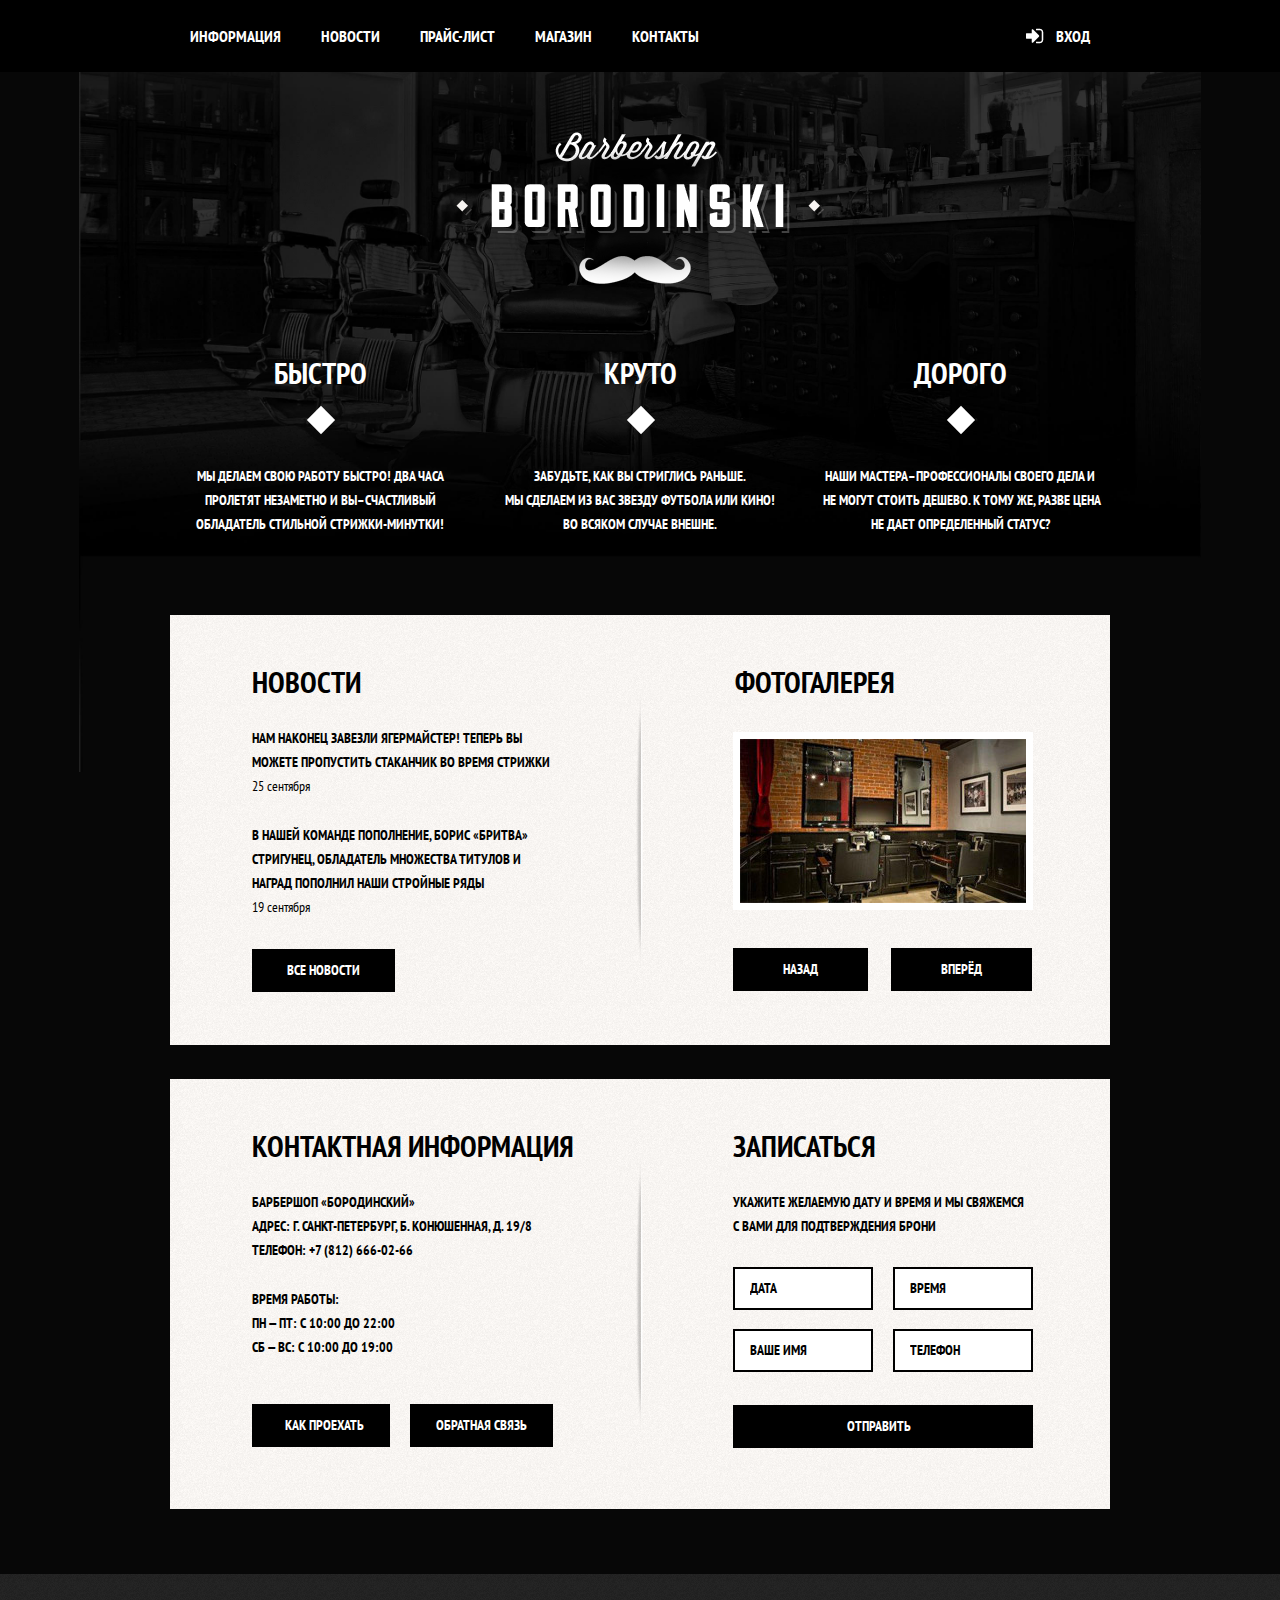
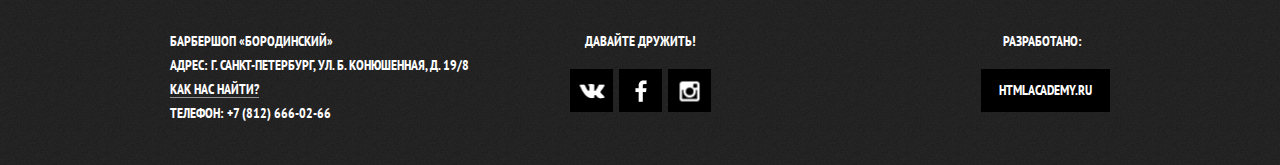
<file: index.html>
<!DOCTYPE html>
<html lang="ru">
    <head>
		<meta http-equiv="X-UA-Compatible" content="IE=edge">
		<meta charset="utf-8">
		<title>Барбершоп «Бородинский»</title>
		<link href="css/normalize.css" type="text/css" rel="stylesheet">
		<link rel="stylesheet" href="https://fonts.googleapis.com/css?family=PT+Sans+Narrow:400,700&amp;subset=latin,cyrillic">
		<link href="css/style.css" rel="stylesheet">
	</head>
	<body>
		<header class="main-header">
			<div class="container clearfix">
				<nav class="main-nav">
					<ul class="main-nav-list">
						<li>
						  <a href="#">Информация</a>
						</li>
						<li>
						  <a href="#">Новости</a>
						</li>
						<li>
						  <a href="barbershop-price.html">Прайс-лист</a>
						</li>
						<li>
						  <a href="barbershop-shop.html">Магазин</a>
						</li>
						<li>
						  <a href="#">Контакты</a>
						</li>
					</ul>
				</nav>
				<div class="user-block">
					<a class="login" href="/login">Вход</a>
				</div>
		    </div>
		</header>
		<main class="main-content">
			<div class="container">
				<div class="index-logo">
					<img src="img/index-logo.png" width="368" height="204" alt="Барбершоп «Бородинский»">
				</div>
				<section class="features clearfix">
					<div class="features-item">
						<div class="features-name">Быстро</div>
						<p>Мы делаем свою работу быстро! Два часа пролетят незаметно и вы&ndash;счастливый обладатель стильной стрижки-минутки!</p>
					</div>
					<div class="features-item">
						<div class="features-name">Круто</div>
						<p>Забудьте, как вы стриглись раньше.<br> Мы сделаем из вас звезду футбола или кино! Во всяком случае внешне.</p>
					</div>
					<div class="features-item">
						<div class="features-name">Дорого</div>
						<p>Наши мастера&ndash;профессионалы своего дела&nbsp;и<br> не могут стоить дешево. К тому же, разве цена не дает определенный статус?</p>
					</div>
				</section>
				<div class="index-content clearfix">
					<div class="index-content-left">
						<h2 class="b-title-h2">Новости</h2>
						<ul class="news-preview">
							<li>
								<p>Нам наконец завезли Ягермайстер! Теперь вы<br>можете пропустить стаканчик во время стрижки</p>
								<time datetime="2016-01-11">25 сентября</time>
							</li>
							<li>
							  <p>В нашей команде пополнение, Борис «Бритва» Стригунец, обладатель множества титулов и<br>наград пополнил наши стройные ряды</p>
							  <time datetime="2016-01-18">19 сентября</time>
							</li>
						</ul>
						<a class="button all-news-btn" href="#">Все новости</a>
					</div>
					<div class="index-content-right">
						<h2 class="b-title-h2 title-photogallery">Фотогалерея</h2>
						<div class="gallery">
							<figure class="gallery-content">
								<img src="img/photo-1.jpg" width="286" height="164" alt="">
							</figure>
							<button class="button gallery-prev">Назад</button>
							<button class="button gallery-next">Вперёд</button>
						</div>
					</div>
				</div>
				<div class="index-content clearfix index-content-second">
					<div class="index-content-left">
						<h2 class="b-title-h2 index-content-title">Контактная информация</h2>
						<p class="index-content-address-phone">
							Барбершоп «Бородинский»<br>
							Адрес: г. Санкт-Петербург, Б. Конюшенная, д. 19/8<br>
							Телефон: +7 (812) 666-02-66
						</p>
						<p class="index-content-working-hours">
							Время работы:<br>
							пн — пт: с 10:00 до 22:00<br>
							сб — вс: с 10:00 до 19:00
						</p>
						<a class="button btn-driveway" href="#">Как проехать</a>
						<a class="button btn-feedback" href="#">Обратная связь</a>
					</div>
					<div class="index-content-right">
						<h2 class="b-title-h2 index-content-title">Записаться</h2>
						<p class="select-date-time-text">Укажите желаемую дату и время и мы свяжемся с вами для подтверждения брони</p>
						<form class="appointment-form" action="https://echo.htmlacademy.ru" method="post">
							<input type="text" name="date" value="" placeholder="Дата">
							<input type="text" name="time" value="" placeholder="Время">
							<input type="text" name="name" value="" placeholder="Ваше имя">
							<input type="tel" name="phone" value="" placeholder="Телефон">
							<button class="button btn-send" type="submit">Отправить</button>
						</form>
					</div>
				</div>
			</div>	
		</main>
		<footer class="main-footer">
			<div class="container clearfix">
				<div class="footer-contacts">
					Барбершоп «Бородинский»<br>
					Адрес: г. Санкт-Петербург, ул. Б. Конюшенная, д. 19/8<br>
					<a class="link-how-to-find-us" href="#">Как нас найти?</a><br>
					Телефон: +7 (812) 666-02-66
				</div>
				<div class="footer-social">
					<p>Давайте дружить!</p>
					<a class="social-btn social-btn-vk" href="#">Вконтакте</a>
					<a class="social-btn social-btn-fb" href="#">Фейсбук</a>
					<a class="social-btn social-btn-inst" href="#">Инстаграм</a>
				</div>
				<div class="footer-copyright">
					<p>Разработано:</p>
					<a class="button btn-html-academy" href="https://htmlacademy.ru">HTMLAcademy.ru</a>
				</div>
			</div>
		</footer>
		<div class="modal-login">
			<button class="modal-login-close" type="button">Закрыть</button>
			<h2 class="modal-login-h2">Личный кабинет</h2>
			<p>Введите пожалуйста свой логин и пароль.</p>
			<form class="modal-login-form" action="https://echo.htmlacademy.ru" method="post"> 
				<input class="input-user" type="text" name="login" placeholder="Логин">
				<input class="input-password" type="password"  name="password" placeholder="Пароль">
				<label class="login-checkbox">
					<input type="checkbox" name="remember">
					<span class="checkbox-indicator"></span>
					Запомните меня
				</label>
				<a class="restore" href="#">Я забыл пароль!</a>
				<button class="button modal-login-btn" type="submit">Войти</button>
			</form>
		</div>
		<div class="content-map">
				<button class="content-map-close">Закрыть</button>
				<div id="yandex-map"></div>
				<iframe src="https://www.google.com/maps/embed?pb=!1m18!1m12!1m3!1d1998.6037999040354!2d30.322010416394033!3d59.938716271971415!2m3!1f0!2f0!3f0!3m2!1i1024!2i768!4f13.1!3m3!1m2!1s0x4696310fca5ba729%3A0xea9c53d4493c879f!2sBolshaya+Konyushennaya+ul.%2C+19%2C+Sankt-Peterburg%2C+Russia%2C+191186!5e0!3m2!1sen!2s!4v1441888483426" width="766" height="561" allowfullscreen></iframe>
		</div>
	<script src="js/script.js"></script>	
	</body>
</html>
</file>
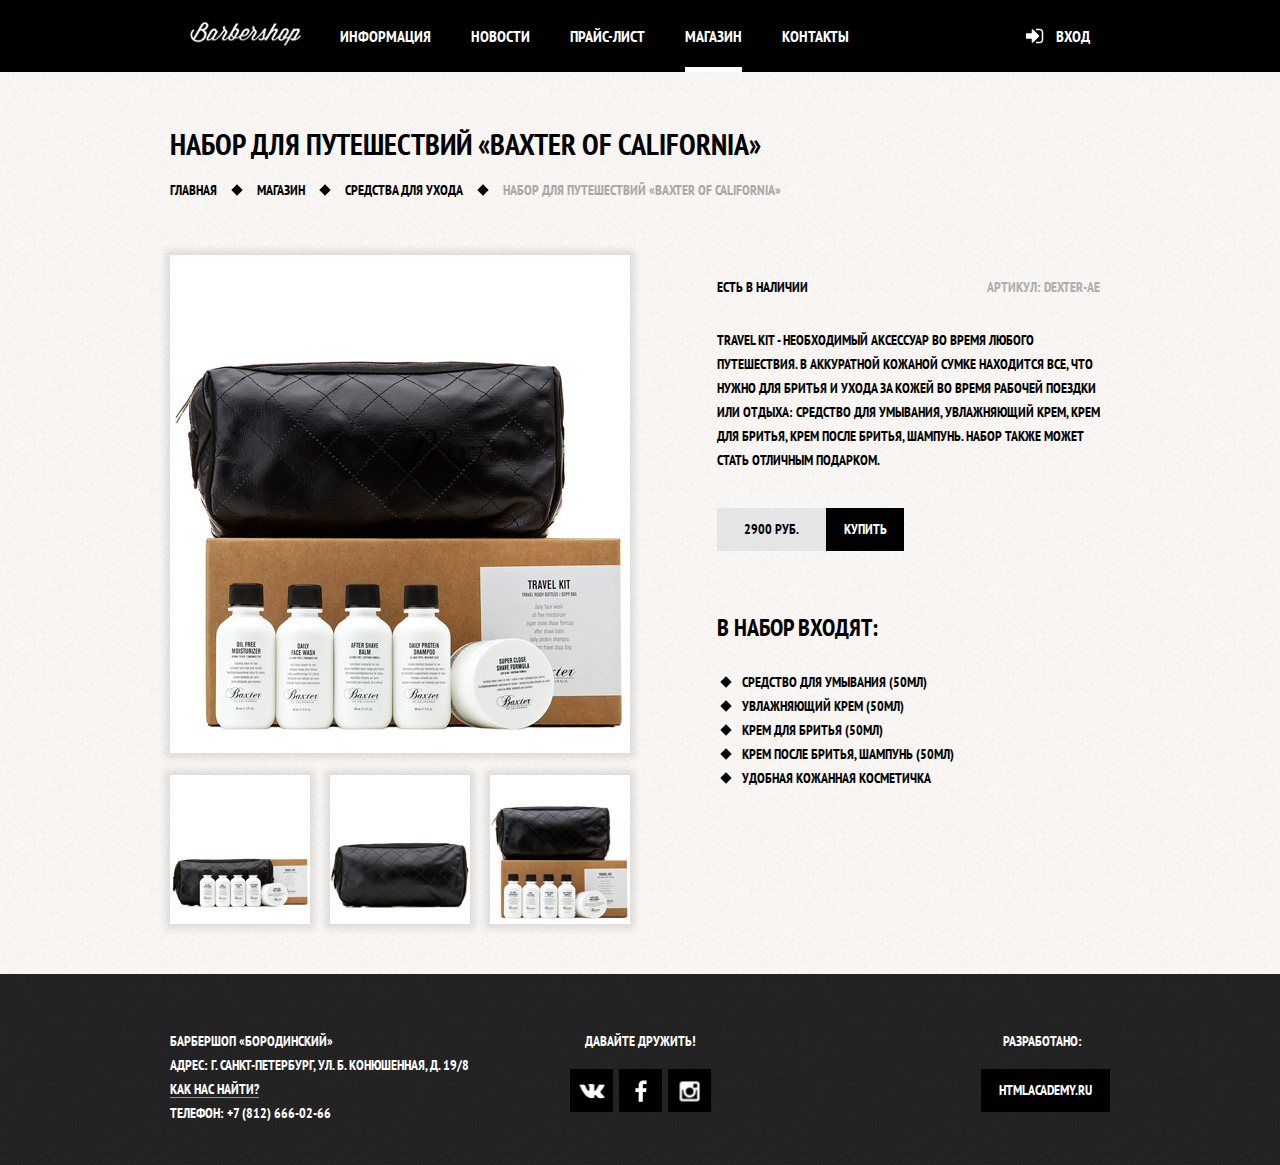
<file: barbershop-item.html>
<!DOCTYPE html>
<html lang="ru">
	<head>
		<meta http-equiv="X-UA-Compatible" content="IE=edge">
		<meta charset="utf-8">
		<title>Барбершоп «Бородинский»</title>
		<link href="css/normalize.css" type="text/css" rel="stylesheet">
		<link rel="stylesheet" href="https://fonts.googleapis.com/css?family=PT+Sans+Narrow:400,700&amp;subset=latin,cyrillic">
		<link href="css/style.css" rel="stylesheet">
	</head>
	<body class="inner-page">
		<header class="main-header">
			<div class="container clearfix">
				<nav class="main-nav">
					<ul class="main-nav-list">
						<li>
							<a class="header-logo" href="index.html">
								<img src="img/logo_nav.png" alt="barbershop">
							</a>
						</li>
						<li>
							<a href="#">Информация</a>
						</li>
						<li>
							<a href="#">Новости</a>
						</li>
						<li>
							<a href="barbershop-price.html">Прайс-лист</a>
						</li>
						<li>
							<span class="current">Магазин</span>
						</li>
						<li>
							<a href="#">Контакты</a>
						</li>
					</ul>
				</nav>
				<div class="user-block">
					<a class="login" href="/login">Вход</a>
				</div>
			</div>
		</header>
		<main class="main-content">
			<div class="container">
				<h1 class="b-title-h1">Набор для путешествий «BAXTER OF CALIFORNIA»</h1>
				<ul class="breadcrumbs-list breadcrumbs">
					<li class="breadcrumbs-list-link">
						<a href="index.html">Главная</a>
					</li>
					<li class="breadcrumbs-list-link">
						<a href="barbershop-shop.html">Магазин</a>
					</li>
					<li class="breadcrumbs-list-link">
						<a href="#">Средства для ухода</a>
					</li>
					<li class="breadcrumbs-list-link"> 
						<a href="#">Набор для путешествий «BAXTER OF CALIFORNIA»</a>
					</li>
				</ul>	
				<div class="product clearfix">
					<div class="product-gallery">
						<div class="item-gallery-picture">
							<img src="img/item_set_travelling-BOC.jpg" width="460" height="498" alt="набор для путешествий «Baxter of California»">
						</div>
						<a href="#" class="item-gallery-preview" target="_blank">
							<img src="img/item_set_travelling-BOC_small-1.jpg" width="140" height="149" alt="набор для путешествий «Baxter of California»">
						</a>
						<a href="#" class="item-gallery-preview" target="_blank">
							<img src="img/item_set_travelling-BOC_small-2.jpg" width="140" height="149" alt="набор для путешествий «Baxter of California»">
						</a>
						<a href="#" class="item-gallery-preview" target="_blank">
							<img src="img/item_set_travelling-BOC_small-3.jpg" width="140" height="149" alt="набор для путешествий «Baxter of California»">
						</a>
					</div>
					<div class="product-description">
						<div class="existence">
							<span class="caption-existence">Есть в наличии</span>
							<span class="caption-vendor-code">Артикул: dexter-ae</span>
						</div>	
						<p>
							Travel kit - необходимый аксессуар во время любого
							путешествия. В аккуратной кожаной сумке находится все, что
							нужно для бритья и ухода за кожей во время рабочей поездки
							или отдыха: средство для умывания, увлажняющий крем, крем
							для бритья, крем после бритья, шампунь. Набор также может
							стать отличным подарком.
						</p>
						<div class="product-price-and-buy">
								<span class="price">2900 РУБ.</span>
								<a class="button" href="#">Купить</a>
						</div>
						<h3 class="b-title-h3">В набор входят:</h3>
						<ul class="set-of-product">
							<li>
								Средство для умывания (50мл)
							</li>
							<li>
								Увлажняющий крем (50мл)
							</li>
							<li>
								Крем для бритья (50мл)
							</li>
							<li>
								Крем после бритья, шампунь (50мл)
							</li>
							<li>
								Удобная кожанная косметичка
							</li>
						</ul>
					</div>	
				</div>
			</div>	
		</main>
		<footer class="main-footer">
			<div class="container clearfix">
				<div class="footer-contacts">
					Барбершоп «Бородинский»<br>
					Адрес: г. Санкт-Петербург, ул. Б. Конюшенная, д. 19/8<br>
					<a class="link-how-to-find-us" href="#">Как нас найти?</a><br>
					Телефон: +7 (812) 666-02-66
				</div>
				<div class="footer-social">
					<p>Давайте дружить!</p>
					<a class="social-btn social-btn-vk" href="#">Вконтакте</a>
					<a class="social-btn social-btn-fb" href="#">Фейсбук</a>
					<a class="social-btn social-btn-inst" href="#">Инстаграм</a>
				</div>
				<div class="footer-copyright">
					<p>Разработано:</p>
					<a class="button btn-html-academy" href="https://htmlacademy.ru">HTMLAcademy.ru</a>
				</div>
			</div>
		</footer>
		<div class="modal-login">
			<button class="modal-login-close" type="button">Закрыть</button>
			<h2 class="modal-login-h2">Личный кабинет</h2>
			<p>Введите пожалуйста свой логин и пароль.</p>
			<form class="modal-login-form" action="https://echo.htmlacademy.ru" method="post"> 
				<input class="input-user" type="text" name="login" placeholder="Логин">
				<input class="input-password" type="password"  name="password" placeholder="Пароль">
				<label class="login-checkbox">
					<input type="checkbox" name="remember">
					<span class="checkbox-indicator"></span>
					Запомните меня
				</label>
				<a class="restore" href="#">Я забыл пароль!</a>
				<button class="button modal-login-btn" type="submit">Войти</button>
			</form>
		</div>
	<script src="js/script.js"></script>
	</body>
</html>
</file>
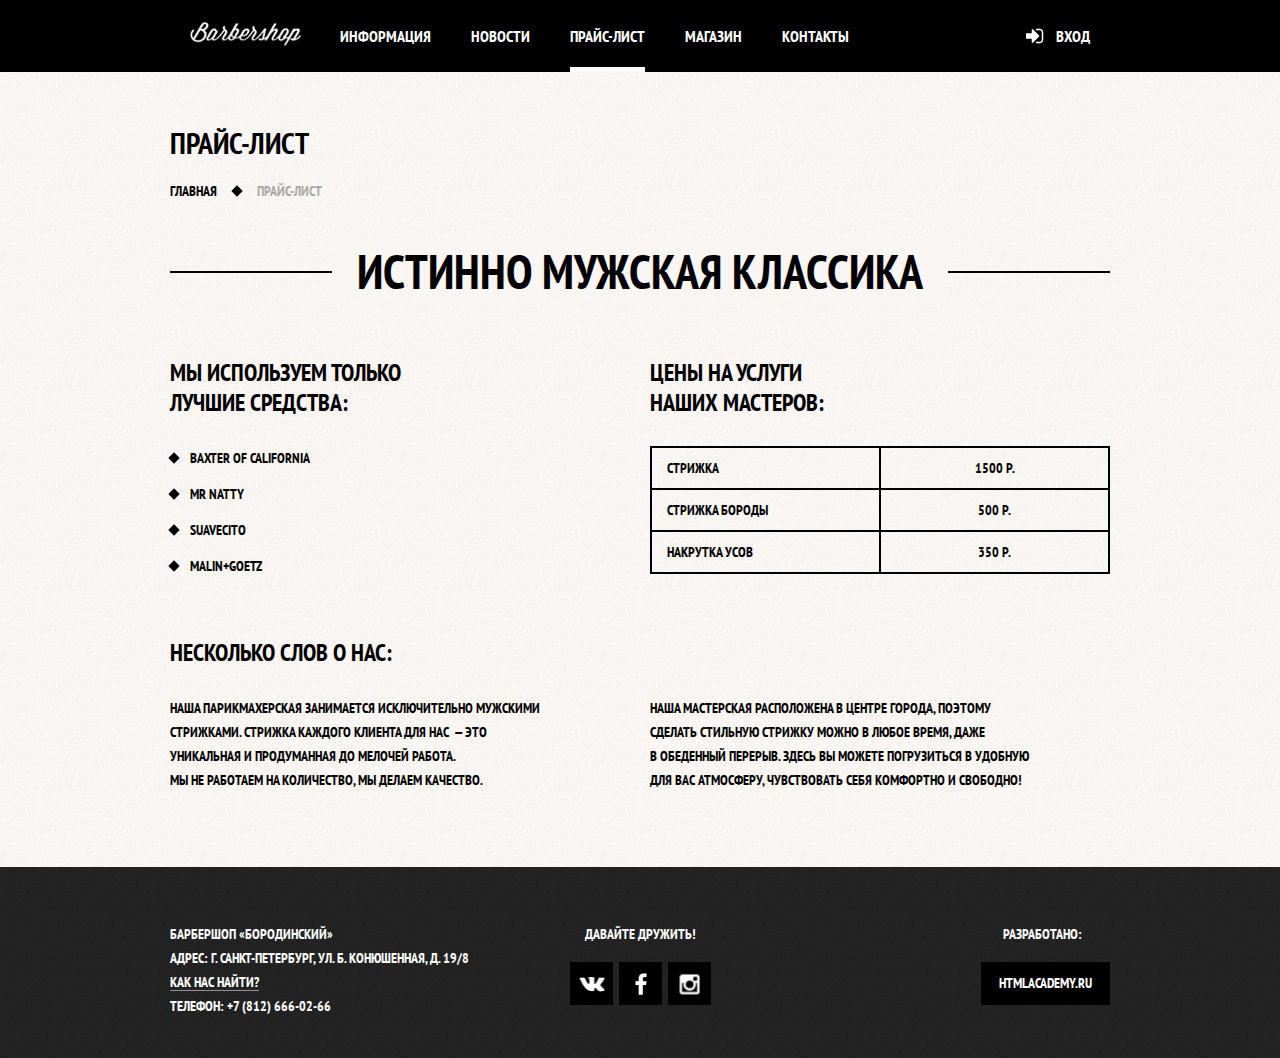
<file: barbershop-price.html>
<!DOCTYPE html>
<html lang="ru">
	<head>
		<meta http-equiv="X-UA-Compatible" content="IE=edge">
		<meta charset="utf-8">
		<title>Барбершоп «Бородинский»</title>
		<link href="css/normalize.css" type="text/css" rel="stylesheet">
		<link rel="stylesheet" href="https://fonts.googleapis.com/css?family=PT+Sans+Narrow:400,700&amp;subset=latin,cyrillic">
		<link href="css/style.css" rel="stylesheet">
	</head>
	<body class="inner-page">
		<header class="main-header">
			<div class="container clearfix">
				<nav class="main-nav">
					<ul class="main-nav-list">
						<li>
							<a class="header-logo" href="index.html">
								<img src="img/logo_nav.png" alt="barbershop">
							</a>
						</li>
						<li>
							<a href="#">Информация</a>
						</li>
						<li>
							<a href="#">Новости</a>
						</li>
						<li>
							<span class="current">Прайс-лист</span>
						</li>
						<li>
							<a href="barbershop-shop.html">Магазин</a>
						</li>
						<li>
							<a href="#">Контакты</a>
						</li>
					</ul>
				</nav>
				<div class="user-block">
					<a class="login" href="/login">Вход</a>
				</div>
			</div>
		</header>
		<main class="main-content">	
			<div class="container price-list-container">
				<h1 class="b-title-h1 price-list-h1">Прайс-лист</h1>
				<ul class="breadcrumbs-list breadcrumbs">
					<li class="breadcrumbs-list-link">
						<a href="index.html">Главная</a>
					</li>
					<li class="breadcrumbs-list-link">
						<a href="#">Прайс-лист</a>
					</li>
				</ul>	
				<div class="content-price-list">
					<div class="big-heading">
						<h2>Истинно мужская классика</h2>
					</div>
					<div class="inner-column clearfix">
						<div class="inner-column-left">
							<h2>Мы используем только<br>лучшие средства:</h2>
							<ul class="custom-list-1">
								<li>Baxter of California</li>
								<li>Mr Natty</li>
								<li>Suavecito</li>
								<li>Malin+Goetz</li>
							</ul>
						</div>	
						<div class="inner-column-right">
							<h2>Цены на услуги<br>наших мастеров:</h2>
							<table class="prices-table">
								<tr>
									<td>Стрижка</td>
									<td>1500 р.</td>
								</tr>
								<tr>
									<td>Стрижка бороды</td>
									<td>500 р.</td>
								</tr>
								<tr>
									<td>Накрутка усов</td>
									<td>350 р.</td>
								</tr>
							</table>
						</div>
					</div>	
					<div class="inner-column clearfix">
						<h2>Несколько слов о нас:</h2>
						<div class="inner-column-left">
							<p class="short-text">
								Наша парикмахерская занимается исключительно мужскими стрижками. Стрижка каждого клиента для нас
								 — это уникальная и продуманная до мелочей работа. Мы не работаем на количество, мы делаем качество.
							</p>
						</div>
						<div class="inner-column-right">
							<p class="short-text">
								Наша мастерская расположена в центре города, поэтому сделать стильную стрижку можно в любое время,
								даже в обеденный перерыв. Здесь вы можете погрузиться в удобную для вас атмосферу, чувствовать себя комфортно и свободно!
							</p>
						</div>
					</div>	
				</div>
			</div>	
		</main>
		<footer class="main-footer">
			<div class="container clearfix">
				<div class="footer-contacts">
					Барбершоп «Бородинский»<br>
					Адрес: г. Санкт-Петербург, ул. Б. Конюшенная, д. 19/8<br>
					<a class="link-how-to-find-us" href="#">Как нас найти?</a><br>
					Телефон: +7 (812) 666-02-66
				</div>
				<div class="footer-social">
					<p>Давайте дружить!</p>
					<a class="social-btn social-btn-vk" href="#">Вконтакте</a>
					<a class="social-btn social-btn-fb" href="#">Фейсбук</a>
					<a class="social-btn social-btn-inst" href="#">Инстаграм</a>
				</div>
				<div class="footer-copyright">
					<p>Разработано:</p>
					<a class="button btn-html-academy" href="https://htmlacademy.ru">HTMLAcademy.ru</a>
				</div>
			</div>
		</footer>
		<div class="modal-login">
			<button class="modal-login-close" type="button">Закрыть</button>
			<h2 class="modal-login-h2">Личный кабинет</h2>
			<p>Введите пожалуйста свой логин и пароль.</p>
			<form class="modal-login-form" action="https://echo.htmlacademy.ru" method="post"> 
				<input class="input-user" type="text" name="login" placeholder="Логин">
				<input class="input-password" type="password"  name="password" placeholder="Пароль">
				<label class="login-checkbox">
					<input type="checkbox" name="remember">
					<span class="checkbox-indicator"></span>
					Запомните меня
				</label>
				<a class="restore" href="#">Я забыл пароль!</a>
				<button class="button modal-login-btn" type="submit">Войти</button>
			</form>
		</div>
	<script src="js/script.js"></script>	
	</body>
</html>
</file>
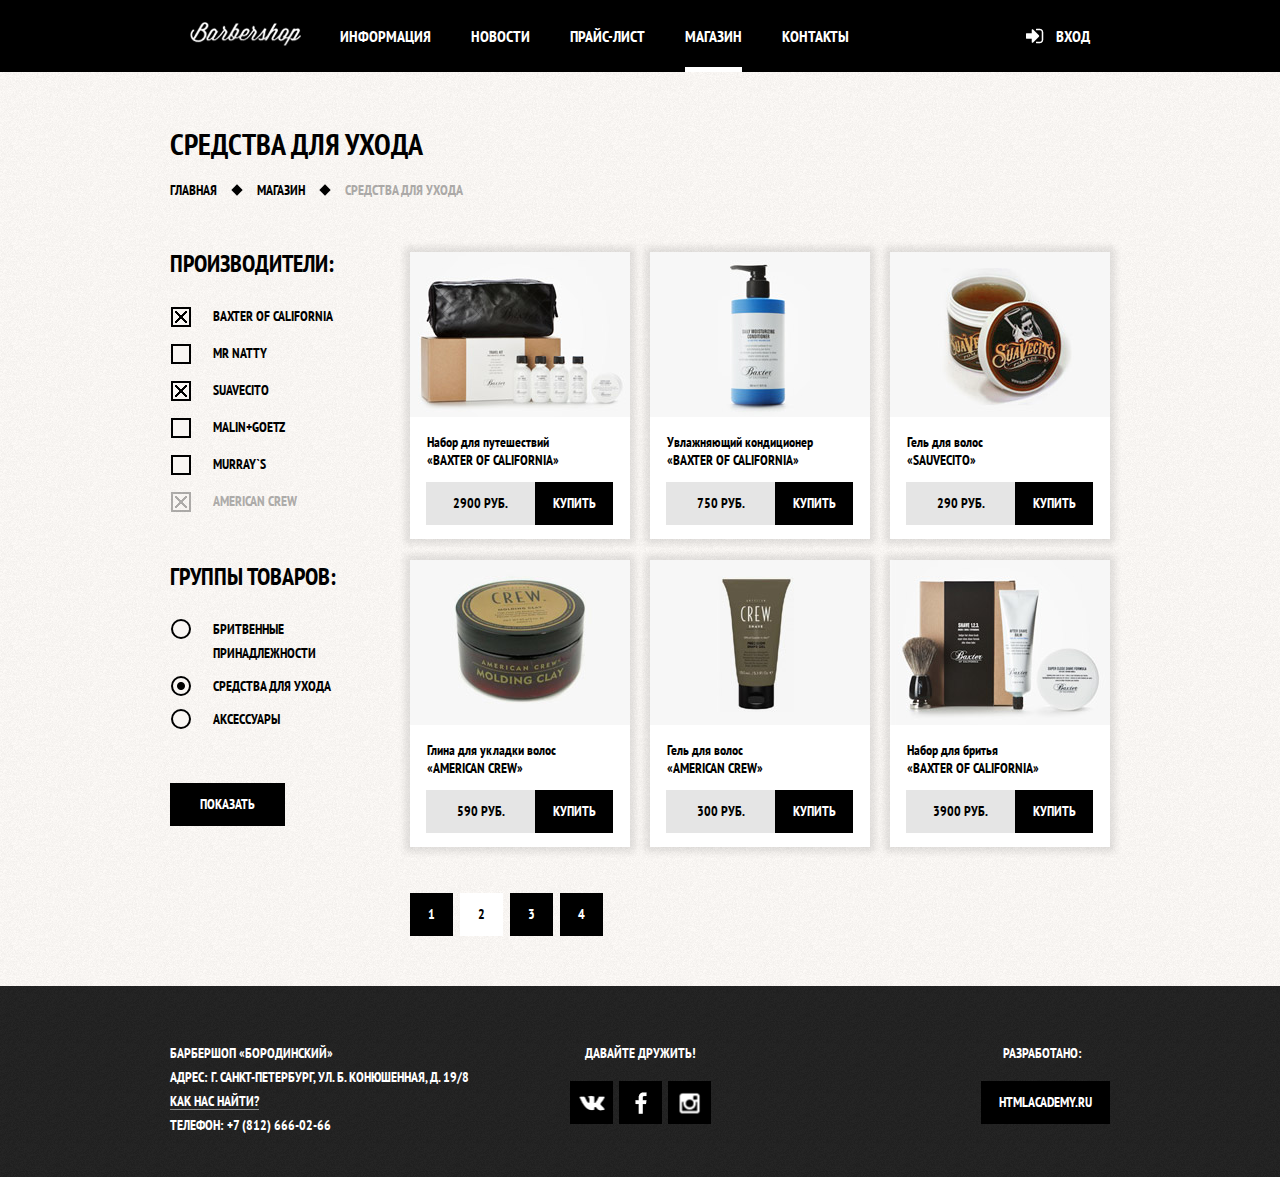
<file: barbershop-shop.html>
<!DOCTYPE html>
<html lang="ru">
    <head>
		<meta http-equiv="X-UA-Compatible" content="IE=edge">
		<meta charset="utf-8">
		<title>Барбершоп «Бородинский»</title>
		<link href="css/normalize.css" type="text/css" rel="stylesheet">
		<link rel="stylesheet" href="https://fonts.googleapis.com/css?family=PT+Sans+Narrow:400,700&amp;subset=latin,cyrillic">
		<link href="css/style.css" rel="stylesheet">
	</head>
	<body class="inner-page">
		<header class="main-header">
			<div class="container clearfix">
				<nav class="main-nav">
					<ul class="main-nav-list">
						<li>
							<a class="header-logo" href="index.html">
								<img src="img/logo_nav.png" alt="barbershop" >
							</a>
						</li>
						<li>
							<a href="#">Информация</a>
						</li>
						<li>
							<a href="#">Новости</a>
						</li>
						<li>
							<a href="barbershop-price.html">Прайс-лист</a>
						</li>
						<li>
							<span class="current">Магазин</span>
						</li>
						<li>
							<a href="#">Контакты</a>
						</li>
					</ul>
				</nav>
				<div class="user-block">
					<a class="login" href="/login">Вход</a>
				</div>
			</div>
		</header>
		<main class="main-content">
			<div class="container clearfix">
				<h1 class="b-title-h1">Средства для ухода</h1>
				<ul class="breadcrumbs-list breadcrumbs">
					<li class="breadcrumbs-list-link">
						<a href="index.html">Главная</a>
					</li>
					<li class="breadcrumbs-list-link">
						<a href="#">Магазин</a>
					</li>
					<li class="breadcrumbs-list-link">
						<a href="#">Средства для ухода</a>
					</li>
				</ul>	
				<aside class="filter">
					<form action="#" method="post" class="firm">
						<div class="filters-manufacturer">
							<h2 class="b-title-h3">Производители:</h2>
							<ul class="filters-list">
								<li>
									<input class="filters-list-input" id="manufacturer-1" type="checkbox" value="baxter of california" checked>
									<label class="filters-list-label" for="manufacturer-1">Baxter of california</label>
								</li>
								<li>
									<input class="filters-list-input" id="manufacturer-2" type="checkbox" value="Mr natty">
									<label class="filters-list-label" for="manufacturer-2">Mr natty</label>
								</li>
								<li>
									<input class="filters-list-input" id="manufacturer-3" type="checkbox" value="Suavecito" checked>
									<label class="filters-list-label" for="manufacturer-3">Suavecito</label>
								</li>
								<li>
									<input class="filters-list-input" id="manufacturer-4" type="checkbox" value="Malin+Goetz">
									<label class="filters-list-label" for="manufacturer-4">Malin+Goetz</label>
								</li>
								<li>
									<input class="filters-list-input" id="manufacturer-5" type="checkbox" value="Murray`s">
									<label class="filters-list-label" for="manufacturer-5">Murray`s</label>
								</li>
								<li class="blocked">
									<input class="filters-list-input" id="manufacturer-6" type="checkbox" value="American crew" checked disabled>
									<label class="filters-list-label" for="manufacturer-6">American crew</label>
								</li>
							</ul>
						</div>	
						<div class="filters-groups">
							<h2 class="b-title-h3">Группы товаров:</h2>
								<ul class="filters-list filters-groups-list">
									<li>
										<input class="filters-groups-input" type="radio" name="groups-of-products" id="shower-accessories">
										<label for="shower-accessories">Бритвенные<br>принадлежности</label>
									</li>
									<li>
										<input class="filters-groups-input" type="radio" name="groups-of-products" id="preparations-for-care" checked>
										<label for="preparations-for-care">Средства для ухода</label>
									</li>
									<li>
										<input class="filters-groups-input" type="radio" name="groups-of-products" id="accessories">
										<label for="accessories">Аксессуары</label>
									</li>
								</ul>
							<input class="button btn-show" type="submit" value="Показать">
						</div>
					</form>	
				</aside>
				<div class="selected-products clearfix">
					<article class="container-selected-product">
						<figure>
							<img src="img/set_travelling-BOC.jpg" width="220" height="165" alt="">
							<figcaption class="selected-products-link">
								<div class="caption-groups-of-products"><a href="barbershop-item.html">Набор для путешествий</a></div>
								<div class="caption-manufacturer"><a href="barbershop-item.html">&laquo;Baxter of California&raquo;</a></div>
							</figcaption>
						</figure>
						<div class="price-and-buy">
							<span class="price">2900 РУБ.</span>
							<a class="btn-buy button" href="#">Купить</a>
						</div>
					</article>
					<article class="container-selected-product">
						<figure>
							<img src="img/conditioner_BOC.jpg" width="220" height="165" alt="">
							<figcaption class="selected-products-link">
								<div class="caption-groups-of-products"><a href="#">Увлажняющий кондиционер</a></div>
								<div class="caption-manufacturer"><a href="#">&laquo;Baxter of California&raquo;</a></div>
							</figcaption>
						</figure>
						<div class="price-and-buy">
							<span class="price">750 РУБ.</span>
							<a class="btn-buy button" href="#">Купить</a>
						</div>
					</article>
					<article class="container-selected-product">
						<figure>
							<img src="img/gel_for_hair-SUAV.jpg" width="220" height="165" alt="">
							<figcaption class="selected-products-link">
								<div class="caption-groups-of-products"><a href="#">Гель для волос</a></div>
								<div class="caption-manufacturer"><a href="#">&laquo;sauvecito&raquo;</a></div>	
							</figcaption>
						</figure>
						<div class="price-and-buy">
							<span class="price">290 РУБ.</span>
							<a class="btn-buy button" href="#">Купить</a>
						</div>
					</article>
					<article class="container-selected-product">
						<figure>
							<img src="img/clay_for_hair-AC.jpg" width="220" height="165" alt="">
							<figcaption class="selected-products-link">
								<div class="caption-groups-of-products"><a href="#">Глина для укладки волос</a></div>
								<div class="caption-manufacturer"><a href="#">&laquo;american crew&raquo;</a></div>
							</figcaption>
						</figure>
						<div class="price-and-buy">
							<span class="price">590 РУБ.</span>
							<a class="btn-buy button" href="#">Купить</a>
						</div>
					</article>
					<article class="container-selected-product">
						<figure>
							<img src="img/gel_for_hair-AC.jpg" width="220" height="165" alt="">
							<figcaption class="selected-products-link">
								<div class="caption-groups-of-products"><a href="#">Гель для волос</a></div>
								<div class="caption-manufacturer"><a href="#">&laquo;american crew&raquo;</a></div>
							</figcaption>
						</figure>
						<div class="price-and-buy">
							<span class="price">300 РУБ.</span>
							<a class="btn-buy button" href="#">Купить</a>
						</div>
					</article>
					<article class="container-selected-product">
						<figure>
							<img src="img/set_for_shaving-BOC.jpg" width="220" height="165" alt="">
							<figcaption class="selected-products-link"> 
								<div class="caption-groups-of-products"><a href="#">Набор для бритья</a></div>
								<div class="caption-manufacturer"><a href="#">&laquo;Baxter of California&raquo;</a></div>
							</figcaption>
						</figure>
						<div class="price-and-buy">
							<span class="price">3900 РУБ.</span>
							<a class="btn-buy button" href="#">Купить</a>
						</div>
					</article>
					<div class="pagination">
						<a class="select-page" href="#">1</a>
						<a class="select-page selected" href="#">2</a>
						<a class="select-page" href="#">3</a>
						<a class="select-page" href="#">4</a>
					</div>	
				</div>
			</div>	
		</main>
		<footer class="main-footer">
			<div class="container clearfix">
				<div class="footer-contacts">
					Барбершоп «Бородинский»<br>
					Адрес: г. Санкт-Петербург, ул. Б. Конюшенная, д. 19/8<br>
					<a class="link-how-to-find-us" href="#">Как нас найти?</a><br>
					Телефон: +7 (812) 666-02-66
				</div>
				<div class="footer-social">
					<p>Давайте дружить!</p>
					<a class="social-btn social-btn-vk" href="#">Вконтакте</a>
					<a class="social-btn social-btn-fb" href="#">Фейсбук</a>
					<a class="social-btn social-btn-inst" href="#">Инстаграм</a>
				</div>
				<div class="footer-copyright">
					<p>Разработано:</p>
					<a class="button btn-html-academy" href="https://htmlacademy.ru">HTMLAcademy.ru</a>
				</div>
			</div>
		</footer>
		<div class="modal-login">
			<button class="modal-login-close" type="button">Закрыть</button>
			<h2 class="modal-login-h2">Личный кабинет</h2>
			<p>Введите пожалуйста свой логин и пароль.</p>
			<form class="modal-login-form" action="https://echo.htmlacademy.ru" method="post"> 
				<input class="input-user" type="text" name="login" placeholder="Логин">
				<input class="input-password" type="password"  name="password" placeholder="Пароль">
				<label class="login-checkbox">
					<input type="checkbox" name="remember">
					<span class="checkbox-indicator"></span>
					Запомните меня
				</label>
				<a class="restore" href="#">Я забыл пароль!</a>
				<button class="button modal-login-btn" type="submit">Войти</button>
			</form>
		</div>
	<script src="js/script.js"></script>	
	</body>
</html>
</file>
<file: css/style.css>
html,
body {
    margin: 0;
    padding: 0;
	min-width: 1122px;
}

body {
	background: #070707 url("../img/barbershop-bg.jpg") no-repeat center top;
	background-size: 1122px auto;
	color: #000000;
	text-transform: uppercase; 
	font-weight: bold;
	font-size: 14px;
	font-family: "PT Sans Narrow", Arial, sans-serif;
	line-height: 24px;
}

.inner-page {
	background: #f8f3f0 url("../img/bg_content-blog.png");
}

h1 {
	font-size: 30px;
}

h2 {
	font-size: 24px;
}

.sprite {
    display: block;
    background-image: url("../img/sprite.png");
    background-repeat: no-repeat;
}

.sprite-checked {
    width: 12px;
    height: 12px;
    background-position: -5px -5px;
}

.sprite-locked {
    width: 15px;
    height: 17px;
    background-position: -5px -27px;
}

.sprite-login {
    width: 18px;
    height: 16px;
    background-position: -5px -54px;
}

.sprite-radio-checked {
    width: 8px;
    height: 8px;
    background-position: -5px -80px;
}

.sprite-user {
    width: 15px;
    height: 15px;
    background-position: -5px -276px;
}

.button {
	display: inline-block;
	height: 43px;
	border: none;
	background: #000;
	color: #fff;
	vertical-align: top;
	text-decoration: none;
	text-transform: uppercase;
	line-height: 43px;
}

.button:hover,
.button:active {
	background: #663300;
}

.main-header {
	margin-bottom: 60px;
	background: #000;
}

	.container {
		margin: 0 auto;
		padding: 0 10px;
		width: 940px;
	}

		.main-nav {
			float: left;
			min-height: 72px;
			width: 800px;
		}
			
			.main-nav-list {
				margin: 0;
				padding: 0;
				list-style: none;
				font-size: 0;
			}
				
				.main-nav-list li {
					display: inline-block;
					vertical-align: top;
				}
				
					.main-nav-list .header-logo {
						width: 110px;
						height: 24px;
						line-height: 81px;
					}
					
					.main-nav-list .header-logo:hover {
						background: none;
					}
					
					.main-nav-list a {
						display: block;
						padding: 0 20px;
						height: 72px;
						color: #fff;
						text-decoration: none;
						font-size: 16px;
						line-height: 72px;
					}
					
					.main-nav-list a:hover,
					.main-nav-list a:active {
						background: #333;
					}
					
					.current {
						position: relative;
						display: block;
						padding: 0 20px;
						height: 72px;
						color: #fff;
						font-size: 16px;
						line-height: 72px;
					} 
					
					.current::after {
						position: absolute;
						right: 20px;
						bottom: 0;
						left: 20px;
						
						height: 5px;

						background-color: #ffffff;
						content: "";
					}

		.user-block {
			float: right;
		}
			
			.login {
				position: relative;
				display: block;
				padding: 0 20px 0 54px;
				height: 72px;
				color: #fff;
				text-decoration: none;
				font-size: 16px;
				line-height: 72px;
			}
			
			.login::before {
				position: absolute;
				top: 39%;
				left: 22%;
				width: 18px;
				height: 16px;
				background: url("../img/login.png") no-repeat;
				content: "";
				
			}
			
			.login:hover::before,
			.login:active::before {
				opacity: 0.3;
			}
			
			.login:hover,
			.login:active {
				background: #333;
			}
		
.main-content {
}
	.b-title-h1 {
		margin-bottom: 22px;
		color: #000;
	}
	
	.index-logo {
		margin: 0 auto;
		margin-bottom: 25px;
		width: 368px;
		height: 204px;
	}

	.features {
		margin-bottom: 65px;
	}

		.features-item {
			float: left;
			margin-right: 20px;
			min-height: 175px;
			width: 300px;
		}
		
			.features-name {
				position: relative;
				color: #fff;
				text-align: center;
				font-size: 30px;
			}
			
			.features-name::after {
				position: absolute;
				bottom: -45px;
				left: 47%;
				width: 20px;
				height: 20px;
				background: #fff;
				content: "";
				-webkit-transform: rotate(45deg);
				        transform: rotate(45deg);
			}
			
			.features-item p {
				padding: 65px 0 0 0;
				color: #fff;
				text-align: center;
			}

		.features-item:last-child {
			margin-right: 0px;
		}

	.index-content {
		margin-bottom: 34px;
		padding: 55px 82px 45px 82px;
		background: url("../img/vertical-line_content-blog.png") no-repeat center,
					#f8f5f2 url("../img/bg_content-blog.png");
	}

		.index-content-left {
			float: left;
			min-height: 330px;
			width: 380px;
		}
			.news-preview {
				margin: 0;
				padding: 0;
				list-style: none;
			}
			
			.all-news-btn {
				margin-top: 5px;
				padding: 0 35px;
			}
			
				.news-preview p {
					margin: 0;
					padding: 0;
					width: 310px;
					line-height: 24px;
				}
				
				.news-preview time {
					display: inline-block;
					margin-bottom: 25px;
					text-transform: lowercase;
					font-weight: 400;
				}
				
			.index-content-address-phone {
				margin-bottom: 25px;
			}

			.index-content-working-hours {
				margin-bottom: 45px;
			}
			
			.btn-feedback,
			.btn-driveway {
				padding: 0 26px;
			}
			
			.btn-driveway {
				padding-left: 33px;
			}
			
			.btn-feedback {
				margin-left: 17px;
			}

		.index-content-right {
			float: right;
			margin-right: -5px;
			min-height: 330px;
			width: 300px;
		}
		
			.b-title-h2 {
				margin: 0;
				padding: 0;
				padding-bottom: 32px;
				font-size: 30px;
			}
				
				.title-photogallery {
					margin-left: 2px;
				}
				
				.gallery-content {
					margin: 6px 0 38px 0;
					padding: 7px;
					height: 164px;
					background: #fff;
				}
				
				.index-content-title {
					padding-bottom: 18px;
				}
				
				.select-date-time-text {
					margin-bottom: 29px;
				}
				
				.appointment-form input {
					margin: 0 17px 19px 0;
					padding: 0 15px;
					width: 106px;
					height: 39px;
					outline: none;
					border: 2px solid #000;
					line-height: 39px;
				}
				
				.appointment-form input:focus {
					border: 2px solid #663300;
				}
				
				.appointment-form input::-webkit-input-placeholder {
					color: #000;
					text-transform: uppercase;
				}
				
				.appointment-form input:nth-child(2n) {
					margin-right: 0;
				}
				
				.btn-send {
					margin-top: 14px;
					padding: 0 122px 0 114px;
				}
	
	.index-content-second {
		margin-bottom: 65px;
	}	
		
	.breadcrumbs {
		margin-bottom: 45px;
	}
		.breadcrumbs-list {
			padding: 0;
			list-style: none;
		}
		
			.breadcrumbs-list {
				font-size: 0;
			}
			
			.breadcrumbs-list li {
				display: inline-block;
				font-size: 14px;
			}
			
				.breadcrumbs-list a {
					position: relative;
					margin-right: 40px;
					color: #000;
					text-decoration: none;
				}
				
				.breadcrumbs-list-link a::before {
					position: absolute;
					top: 5px;
					right: -24px;
					width: 8px;
					height: 8px;
					background: #000;
					content: "";
					-webkit-transform: rotate(45deg);
					        transform: rotate(45deg);
				}
				
				.breadcrumbs-list-link:last-child a::before {
					display: none;
				}
				
				.breadcrumbs-list-link:last-child a {
					margin-right: 0;
					color: #aba9a7;
					cursor: default;
				}
				
				.b-title-h3 {
					margin: 0 0 28px 0;
					padding: 0;
					font-size: 24px;
				}
	
	.product {
		
	}
	
		.product-gallery {
			float: left;
			margin-bottom: 43px;
			width: 460px;
		}
		
			.product-gallery img {
				box-shadow: 0 0 7px 5px rgba(0, 0, 0, 0.1);
			}
		
			.item-gallery-picture {
				margin: 3px 0 15px 0;
			}

			.item-gallery-preview {
				float: left;
				margin-right: 20px;
			}
			
			.gallery-prev,
			.gallery-next {
				padding: 0 50px;
			}
			
			.gallery-next {
				margin-left: 20px;
			}

			.item-gallery-preview:last-child {
				margin-right: 0;
			}

		.product-description {
			float: right;
			padding: 10px;
			width: 383px;
		}
			
			.set-of-product {
				margin: 0;
				padding: 0;
				list-style: none;
			}
			
			.existence {
				margin-top: 13px;
			}
				
				.caption-vendor-code {
					float: right;
					color: #aeaeae;
				}
				
			.product-description p {
				margin: 0;
				margin-top: 29px;
				padding: 0;
				line-height: 24px;
			}
			
				.product-price-and-buy {
					margin-top: 36px;
					margin-bottom: 65px;
				}
				
					.product-price-and-buy .price {
						margin-left: 0;
					}
					
					.product-price-and-buy  .button {
						width: 78px;
						text-align: center;
					}
					
			.set-of-product {
				margin-top: 30px;
			}		
				
				.set-of-product li {
					position: relative;
					margin-left: 25px;
				}
				
					.set-of-product li::before {
						position: absolute;
						top: 8px;
						left: -20px;
						width: 8px;
						height: 8px;
						background: #000;
						content: "";
						-webkit-transform: rotate(45deg);
						        transform: rotate(45deg);
					}
				
	.filter {
		float: left;
		width: 220px;
	}	
	
		.filters-list {
			margin: 0 0 52px 0;
			padding: 0;
			list-style: none;
		}
		
			.filters-list li {
				margin-bottom: 13px;
			}
			
				.filters-list-input {
					display: none;
					
				}
				
				.filters-list-label {
					position: relative;
					margin-left: 43px;
					cursor: pointer;
				}
				
				.filters-groups-list label:hover,
				.filters-list-label:hover {
					color: #663d15;
				}
				
				input:disabled + label ,
				input:disabled + label:hover {
					color: #adaba9;
					cursor: default;
				}
				
				input:disabled + label::before,
				input:disabled + label::after {
					opacity: 0.3;
				}
				
				.filters-list-input + label::before {
					position: absolute;
					top: 0;
					left: -42px;
					width: 16px;
					height: 16px;
					border: 2px solid #000;
					background: #f9f6f3;
					content: "";
				}
				
				.filters-list-input:checked + label::after {
					position: absolute;
					top: 4px;
					left: -38px;
					width: 12px;
					height: 12px;
					background: url("../img/sprite.png") no-repeat -5px -5px;
					content: "";
				}
			
			.filters-groups-list li {
				margin-bottom: 9px;
			}	
				
				.filters-groups-input {
					display: none;
				}
					
				.filters-groups-input + label {
					position: relative;
					display: inline-block;
					margin-left: 43px;
					vertical-align: top;
					cursor: pointer;
				}	
				
				.filters-groups-input + label::before {
					position: absolute;
					top: 2px;
					left: -42px;
					width: 16px;
					height: 16px;
					border: 2px solid #000;
					border-radius: 50%;
					background: #f9f6f3;
					content: "";
					cursor: pointer;
				}
				
				.filters-groups-input:checked + label::after {
					position: absolute;
					top: 8px;
					left: -36px;
					width: 8px;
					height: 8px;
					background: url("../img/sprite.png") no-repeat -5px -80px;
					content: "";
				}
				
		.btn-show {
			padding: 0 30px;
		}		
	
	.selected-products {
		float: right;
		width: 700px;
		font-size: 0;
	}
	
		.container-selected-product {
			display: inline-block;
			margin-right: 20px;
			margin-bottom: 21px;
			min-height: 287px;
			width: 220px;
			background: #fff;
			box-shadow: 0 0 7px 5px rgba(0, 0, 0, 0.1);
			vertical-align: top;
		}
		
			.container-selected-product figure {
				margin: 0;
			}

		.container-selected-product:nth-child(3n) {
			margin-right: 0px;
		}
			
			.selected-products-link {
				margin: 5px 40px 1px 17px;
				font-size: 14px;
			}
		
			.caption-groups-of-products {
				margin-top: -4px;
				margin-bottom: -7px;
				text-transform: none;
			}
			
			.caption-manufacturer {
				margin-bottom: 10px;
				padding-top: 1px;
			}
			
			.caption-groups-of-products a,
			.caption-manufacturer a {
				color: #000;
				text-decoration: none;
			}
			
			.price-and-buy {
				font-size: 14px;
			}

				.price {
					display: inline-block;
					margin-right: -3px;
					margin-left: 16px;
					width: 109px;
					height: 43px;
					background: #e5e5e5;
					vertical-align: top;
					text-align: center;
					line-height: 43px;
				}
				
				.btn-buy {
					width: 78px;
					text-align: center;
				}
			
	.pagination {
		margin-top: 25px;
		margin-bottom: 50px;
	}		
			
		.pagination	a {
			display:inline-block;
			margin-right: 7px;
			width: 43px;
			height: 43px;
			background: #000;
			color: #fff;
			vertical-align: top;
			text-align: center;
			text-decoration: none;
			font-size: 14px;
			line-height: 43px;
		}
		
		.pagination .selected:hover,
		.pagination .selected {
			background: #fff;
			color: #000;
			cursor: default;
		}

		.pagination a:hover {
			background: #663d15;
		}
		
		.price-list-h1 {
			margin: 0;
			margin-top: -10px;
			margin-bottom: 15px;
			padding: 0;

			font-size: 30px;
			line-height: 42px;
		}
		
		.price-list-container {
			margin-bottom: 75px;
		}
		
			.price-list-container h2 {
				margin-top: 60px;
				margin-bottom: 28px;

				font-size: 24px;
				line-height: 30px;
			}
			
			.price-list-container h2 + h3 {
				margin-top: 30px;
			}
			
			.big-heading {
				margin-top: 55px;
				margin-bottom: 60px;

				text-align: center;
			}
			
			.big-heading h2 {
				position: relative;
				z-index: 2;
				display: inline;
				margin: 0;
				padding: 0 25px;
				
				background: #f8f5f2;
				text-align: center;
				font-size: 48px;
				line-height: 48px;
			}
			
			.big-heading::after {
				position: relative;
				top: -25px;
				z-index: 1;

				display: block;

				border-bottom: 2px solid #000000;
				content: "";
			}
			
			.custom-list-1 {
				margin: 14px 0;
				padding: 0;

				list-style: none;
			}
			
				.custom-list-1 li {
					position: relative;

					margin-bottom: 12px;
					padding-left: 20px;
				}
				
				.custom-list-1 li::before {
					position: absolute;
					top: 8px;
					left: 0;

					width: 8px;
					height: 8px;

					background-color: #000000;
					content: "";
					-webkit-transform: rotate(45deg);
					        transform: rotate(45deg);
				}

			.prices-table {
				width: 100%;
				border-collapse: collapse;
			}
			
				.prices-table td {
					width: 50%;
				}
			
				.prices-table td {
					padding: 0 15px;
					height: 39px;
					border: 2px solid #000000;
					line-height: 40px;
				}
				
				.prices-table td:last-child {
					text-align: center;
				}
			
		.content-price-list {
			margin-top: -16px;
		}	
			
		.content-price-list p {
			margin: 14px 0;
		}
			
			.short-text {
				padding-right: 80px;
			}
		
		.inner-columns {
			margin: 60px 0;
		}
		
			.inner-column-left,
			.inner-column-right {
				width: 460px;
			}
			
			.inner-column-left {
				float: left;
			}

			.inner-column-right {
				float: right;
			}
			
			.inner-column-left *:first-child,
			.inner-column-right *:first-child {
				margin-top: 0;
			}
			
			.inner-column-left *:last-child,
			.inner-column-right *:last-child {
				margin-bottom: 0;
			}
			
.main-footer {
	padding-top: 55px;
	padding-bottom: 40px;
	background: #222 url("../img/bg_footer.png");
	color: #fff;
}

	.footer-contacts {
		float: left;
		margin-right: 60px;
		width: 320px;
	}
	
		.link-how-to-find-us {
			box-shadow: inset 0 -1px 0 0 #939393;
			color: #fff;
			text-decoration: none;
		}			

	.footer-social {
		float: left;
		min-width: 180px;
		font-size: 0;
	}
	
		.footer-social p {
			margin: 0;
			margin-bottom: 16px;
			padding: 0;
			text-align: center;
			font-size: 14px;
		}
		
		.social-btn {
			position: relative;
			display: inline-block;
			margin-right: 6px;
			width: 43px;
			height: 43px;
			background: #000;
		}
		
		.social-btn::before {
			position: absolute;
			top: 50%;
			left: 50%;
			background-image: url("../img/sprite.png");
			background-repeat: no-repeat;
			content: "";
			-webkit-transform: translate(-50%, -50%);
			        transform: translate(-50%, -50%);
		}
		
		.social-btn-vk {
			margin-left: 20px;
		}
		
		.social-btn-vk::before {
			width: 25px;
			height: 16px;
			background-position: -5px -224px;
		}
		
		.social-btn-fb:hover,
		.social-btn-vk:hover,
		.social-btn-inst:hover {
			background: #fff;
		}
		
		.social-btn-vk:hover::before {
			background-position: -5px -250px;
		}
		
		.social-btn-fb::before {
			width: 12px;
			height: 22px;
			background-position: -5px -98px;
		}
		
		.social-btn-fb:hover::before {
			background-position: -5px -130px;
		}
		
		.social-btn-inst::before {
			width: 21px;
			height: 21px;
			background-position: -5px -162px;
		}
		
		.social-btn-inst:hover::before {
			 background-position: -5px -193px;
		}

	.footer-copyright {
		float: right;
		width: 180px;
		text-align: right;
	}
	
		.footer-copyright p {
			margin: 0 0 16px 0;
			padding: 0;
			padding-right: 28px;
		}
		
			.btn-html-academy {
				padding: 0 18px;
				height: 43px;
			}
			
			.btn-html-academy:hover,
			.btn-html-academy:active {
				background: #fff;
				color: #000;
			}
			
	.modal-login {
		position: fixed;
		top: 120px;
		left: 50%;
		z-index: 3;
		display: none;
		margin-left: -230px;
		padding: 45px 80px;
		width: 300px;
		background: #f8f5f2 url("../img/bg_content-blog.png");
		box-shadow: 0 30px 50px rgba(0, 0, 0, 0.7);
		color: #000;
	}
	
	.modal-login-show {
		display: block;
		-webkit-animation: bounce 0.6s;
		        animation: bounce 0.6s;
	}
	
	.modal-error {
		-webkit-animation: shake 0.6s;
		        animation: shake 0.6s;
	}

	.modal-login-close {
		position: absolute;
		top: 8px;
		right: -31px;
		width: 22px;
		height: 22px;
		outline: 0;

		border: 0;
		background: none;

		font-size: 0;
		cursor: pointer;
	}	
	
		.modal-login-close::before,
		.modal-login-close::after {
			position: absolute;
			
			top: 10px;
			left: 2px;

			width: 21px;
			height: 3px;
			border-radius: 1px;
			background-color: #d0d0d0;
			content: "";
		}
		
		.modal-login-close::before {
			-webkit-transform: rotate(45deg);
			        transform: rotate(45deg);
		}

		.modal-login-close::after {
			-webkit-transform: rotate(-45deg);
			        transform: rotate(-45deg);
		}
		
		.modal-login-h2 {
			margin: 0;
			margin-bottom: 16px;

			font-size: 30px;
			line-height: 42px;
		}
		
		.modal-login p {
			margin: 0;
		}
		
		.modal-login-form {
			margin: 10px 0 10px 0;
		}
		
		.input-user,
		.input-password {
			margin: 0;
			margin-bottom: 7px;
			padding-right: 40px;
			padding-left: 20px;
			width: 236px;
			height: 39px;
			outline: none;
			border: 2px solid #000000;
			background-color: #f9f6f3;
			color: #000;
			font-size: 14px;
			line-height: 39px;
		}
		
		.input-user::-webkit-input-placeholder,
		.input-password::-webkit-input-placeholder {
			color: #000;
			text-transform: uppercase;
		}
		
		.input-password {
			margin-bottom: 15px;
		}
		
		.input-user:focus ,
		.input-password:focus {
			border-color: #663d15;
		}
		
		.restore {
			float: right;

			color: #000000;
		}
		
		.restore:hover {
			color: #663d15;
		}
		
		.modal-login-btn {
			margin-top: 15px;
			width: 100%;
		}
		
			.login-checkbox {
				position: relative;
				padding-left: 30px;
				cursor: pointer;
			}
			
			.login-checkbox:hover {
				color: #663d15;
			}
				
				.login-checkbox input[type="checkbox"] {
					display: none;
				}
				
				.login-checkbox input[type="checkbox"] + .checkbox-indicator {
					position: absolute;
					top: -3px;
					left: 0;

					width: 16px;
					height: 16px;

					border: 2px solid #000000;
				}
				
				.login-checkbox input[type="checkbox"]:checked + .checkbox-indicator::before {
					position: absolute;
					top: 2px;
					left: 2px;
					width: 12px;
					height: 12px;
					background: url("../img/sprite.png") no-repeat -5px -5px;
					content: "";
				}
		
		.content-map {
			position: fixed;
			top: 50%;
			left: 50%;
			display: none;
			margin-top: -280px;
			margin-left: -390px;
			
			width: 766px;
			height: 561px;
			border: 7px solid white;

			background: #e9e5dc url("../img/map.jpg");
			box-shadow: 0 30px 50px rgba(0, 0, 0, 0.7);
		}
		
		.content-map-show {
			display: block;
		}
		
		.content-map-close {
			position: absolute;
			top: -10px;
			right: -35px;
			width: 22px;
			height: 22px;
			outline: 0;

			border: 0;
			background: none;

			font-size: 0;
			cursor: pointer;
		}
		
		.content-map-close::before,
		.content-map-close::after {
			position: absolute;
			
			top: 10px;
			left: 2px;

			width: 21px;
			height: 3px;
			border-radius: 1px;
			background-color: #cfcfcf;
			content: "";
		}
		
		.content-map-close::before {
			-webkit-transform: rotate(45deg);
			        transform: rotate(45deg);
		}

		.content-map-close::after {
			-webkit-transform: rotate(-45deg);
			        transform: rotate(-45deg);
		}
		
		.content-map iframe {
			border: 0;
		}
		
@-webkit-keyframes bounce {
	0% {
		-webkit-transform: translateY(-2000px);
		        transform: translateY(-2000px);
	}
	
	70% {
		-webkit-transform: translateY(30px);
		        transform: translateY(30px);
	}
	
	90% {
		-webkit-transform: translateY(-10px);
		        transform: translateY(-10px);
	}
	
	100% {
		-webkit-transform: translateY(0);
		        transform: translateY(0);
	}
}
		
@keyframes bounce {
	0% {
		-webkit-transform: translateY(-2000px);
		        transform: translateY(-2000px);
	}
	
	70% {
		-webkit-transform: translateY(30px);
		        transform: translateY(30px);
	}
	
	90% {
		-webkit-transform: translateY(-10px);
		        transform: translateY(-10px);
	}
	
	100% {
		-webkit-transform: translateY(0);
		        transform: translateY(0);
	}
}

@-webkit-keyframes shake {
	0% 100% {
		-webkit-transform: translateX(0);
		        transform: translateX(0);
	}
	
	10%, 30%, 50%, 70%, 90% {
		-webkit-transform: translateX(-10px);
		        transform: translateX(-10px);
	}
	20%, 40%, 60%, 80% {
		-webkit-transform: translateX(10px);
		        transform: translateX(10px);
	}
}

@keyframes shake {
	0% 100% {
		-webkit-transform: translateX(0);
		        transform: translateX(0);
	}
	
	10%, 30%, 50%, 70%, 90% {
		-webkit-transform: translateX(-10px);
		        transform: translateX(-10px);
	}
	20%, 40%, 60%, 80% {
		-webkit-transform: translateX(10px);
		        transform: translateX(10px);
	}
}		
		
.clearfix::after {
	display: block;
	clear: both;
	content: "";
}
</file>
